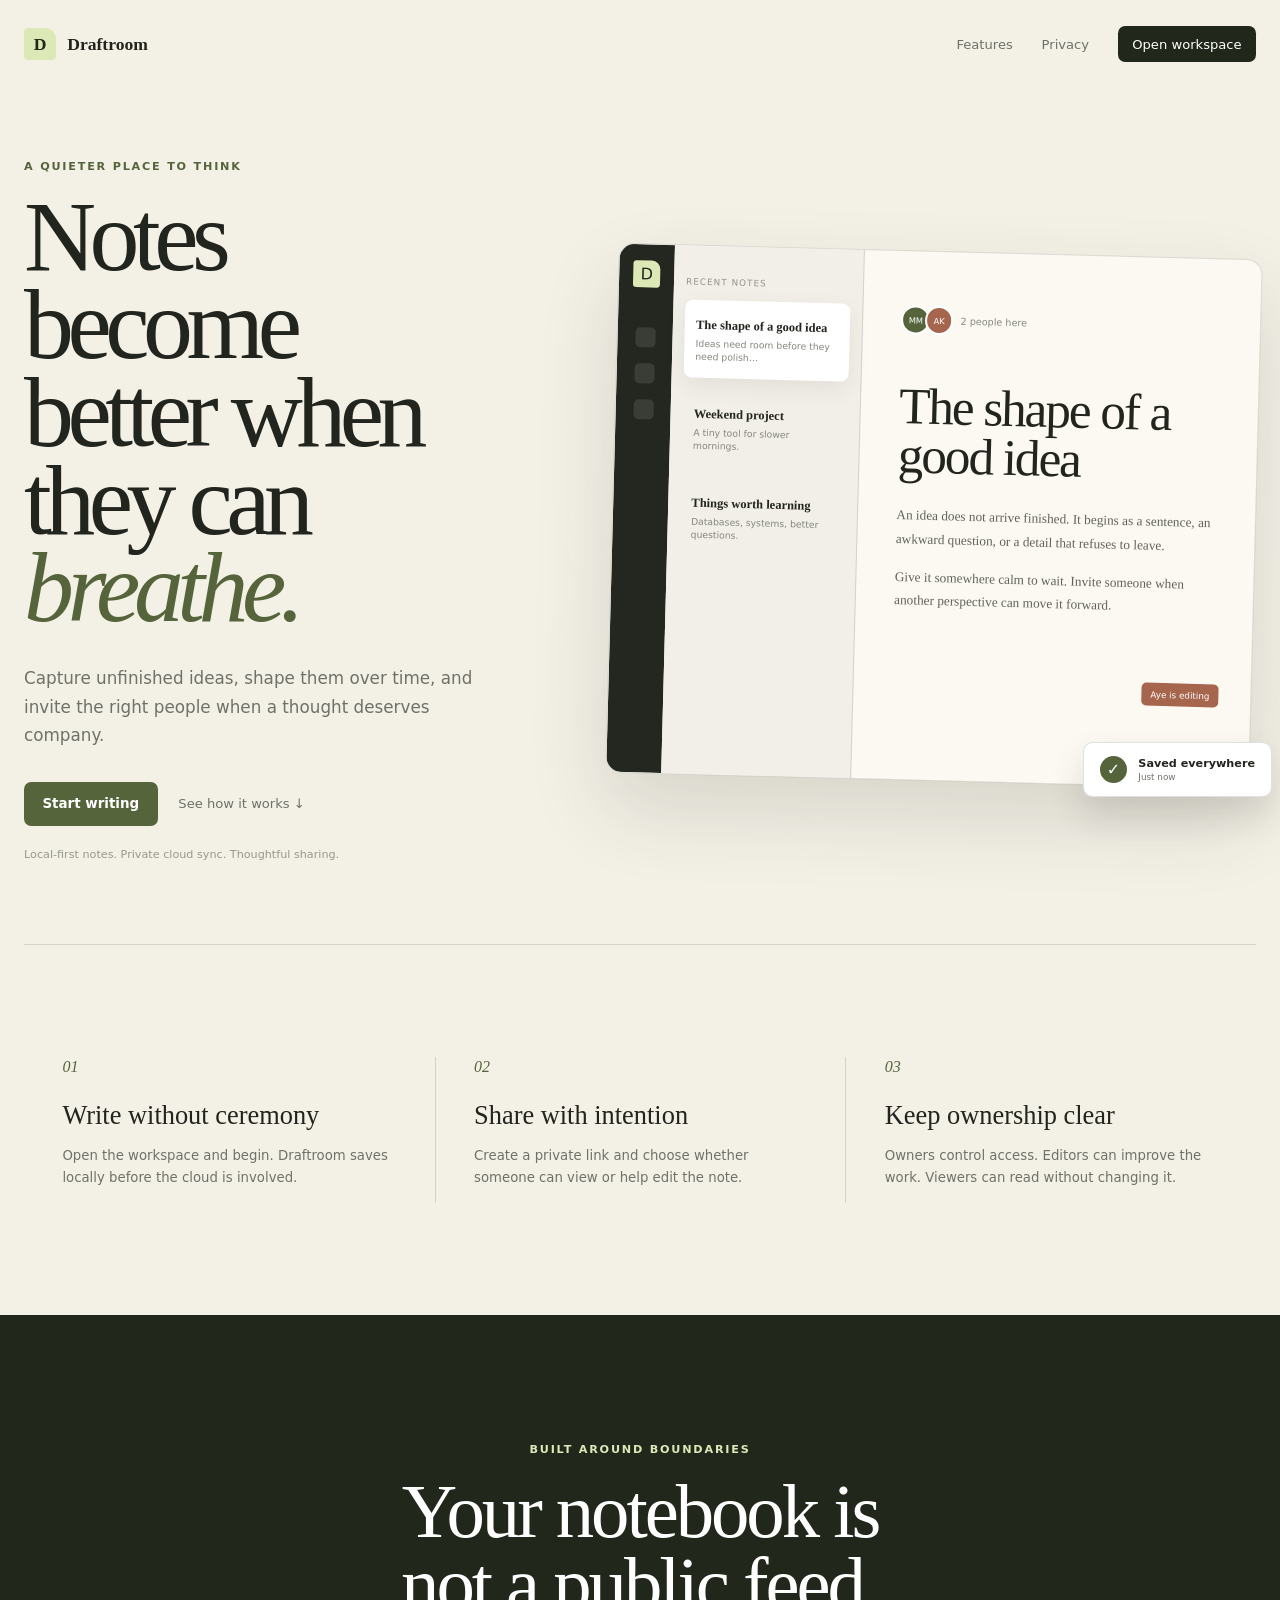
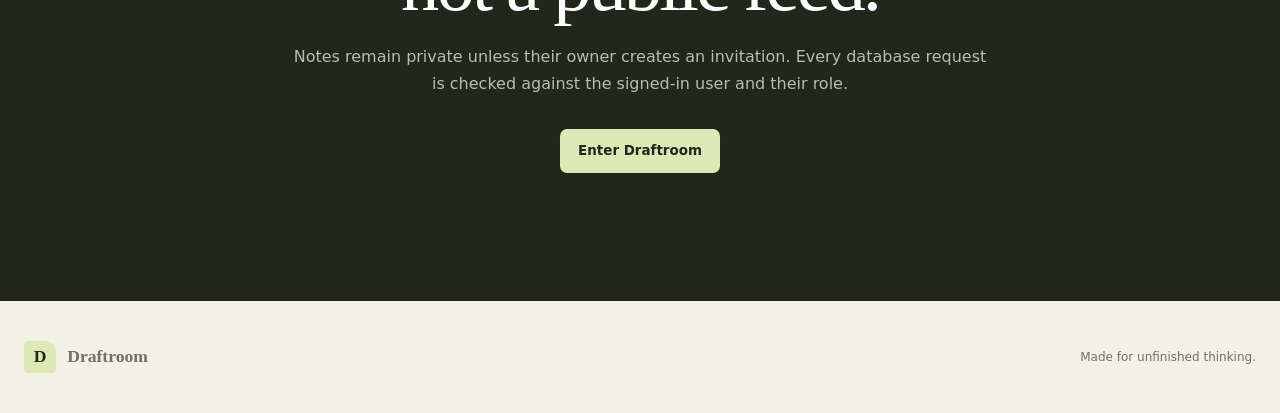
<file: index.html>
<!doctype html>
<html lang="en">
  <head>
    <meta charset="UTF-8" />
    <meta name="viewport" content="width=device-width, initial-scale=1.0" />
    <meta
      name="description"
      content="Draftroom is a calm, collaborative place for notes, drafts, and unfinished thinking."
    />
    <meta name="theme-color" content="#20231d" />
    <title>Draftroom — Think together</title>
    <link rel="stylesheet" href="site.css" />
  </head>
  <body>
    <header class="site-header">
      <a class="site-brand" href="index.html">
        <span class="brand-mark">D</span>
        <span>Draftroom</span>
      </a>
      <nav aria-label="Primary navigation">
        <a href="#features">Features</a>
        <a href="#privacy">Privacy</a>
        <a class="nav-cta" href="app.html">Open workspace</a>
      </nav>
    </header>

    <main>
      <section class="hero">
        <div class="hero-copy">
          <p class="eyebrow">A quieter place to think</p>
          <h1>Notes become better when they can <em>breathe.</em></h1>
          <p class="hero-lede">
            Capture unfinished ideas, shape them over time, and invite the right people
            when a thought deserves company.
          </p>
          <div class="hero-actions">
            <a class="primary-cta" href="app.html">Start writing</a>
            <a class="text-link" href="#features">See how it works <span>↓</span></a>
          </div>
          <p class="microcopy">Local-first notes. Private cloud sync. Thoughtful sharing.</p>
        </div>

        <div class="hero-visual" aria-label="Draftroom workspace preview">
          <div class="preview-window">
            <div class="preview-rail">
              <span class="preview-logo">D</span>
              <span></span><span></span><span></span>
            </div>
            <div class="preview-list">
              <small>RECENT NOTES</small>
              <div class="preview-note active">
                <strong>The shape of a good idea</strong>
                <p>Ideas need room before they need polish…</p>
              </div>
              <div class="preview-note">
                <strong>Weekend project</strong>
                <p>A tiny tool for slower mornings.</p>
              </div>
              <div class="preview-note">
                <strong>Things worth learning</strong>
                <p>Databases, systems, better questions.</p>
              </div>
            </div>
            <div class="preview-editor">
              <div class="collaborators">
                <span>MM</span><span>AK</span>
                <small>2 people here</small>
              </div>
              <h2>The shape of a good idea</h2>
              <p>
                An idea does not arrive finished. It begins as a sentence, an awkward
                question, or a detail that refuses to leave.
              </p>
              <p>
                Give it somewhere calm to wait. Invite someone when another perspective
                can move it forward.
              </p>
              <div class="cursor-note">Aye is editing</div>
            </div>
          </div>
          <div class="floating-card">
            <span>✓</span>
            <div><strong>Saved everywhere</strong><small>Just now</small></div>
          </div>
        </div>
      </section>

      <section class="principles" id="features">
        <article>
          <span>01</span>
          <h2>Write without ceremony</h2>
          <p>Open the workspace and begin. Draftroom saves locally before the cloud is involved.</p>
        </article>
        <article>
          <span>02</span>
          <h2>Share with intention</h2>
          <p>Create a private link and choose whether someone can view or help edit the note.</p>
        </article>
        <article>
          <span>03</span>
          <h2>Keep ownership clear</h2>
          <p>Owners control access. Editors can improve the work. Viewers can read without changing it.</p>
        </article>
      </section>

      <section class="privacy-section" id="privacy">
        <p class="eyebrow">Built around boundaries</p>
        <h2>Your notebook is not a public feed.</h2>
        <p>
          Notes remain private unless their owner creates an invitation. Every database
          request is checked against the signed-in user and their role.
        </p>
        <a class="primary-cta light" href="app.html">Enter Draftroom</a>
      </section>
    </main>

    <footer>
      <a class="site-brand" href="index.html"><span class="brand-mark">D</span><span>Draftroom</span></a>
      <p>Made for unfinished thinking.</p>
    </footer>
  </body>
</html>
</file>
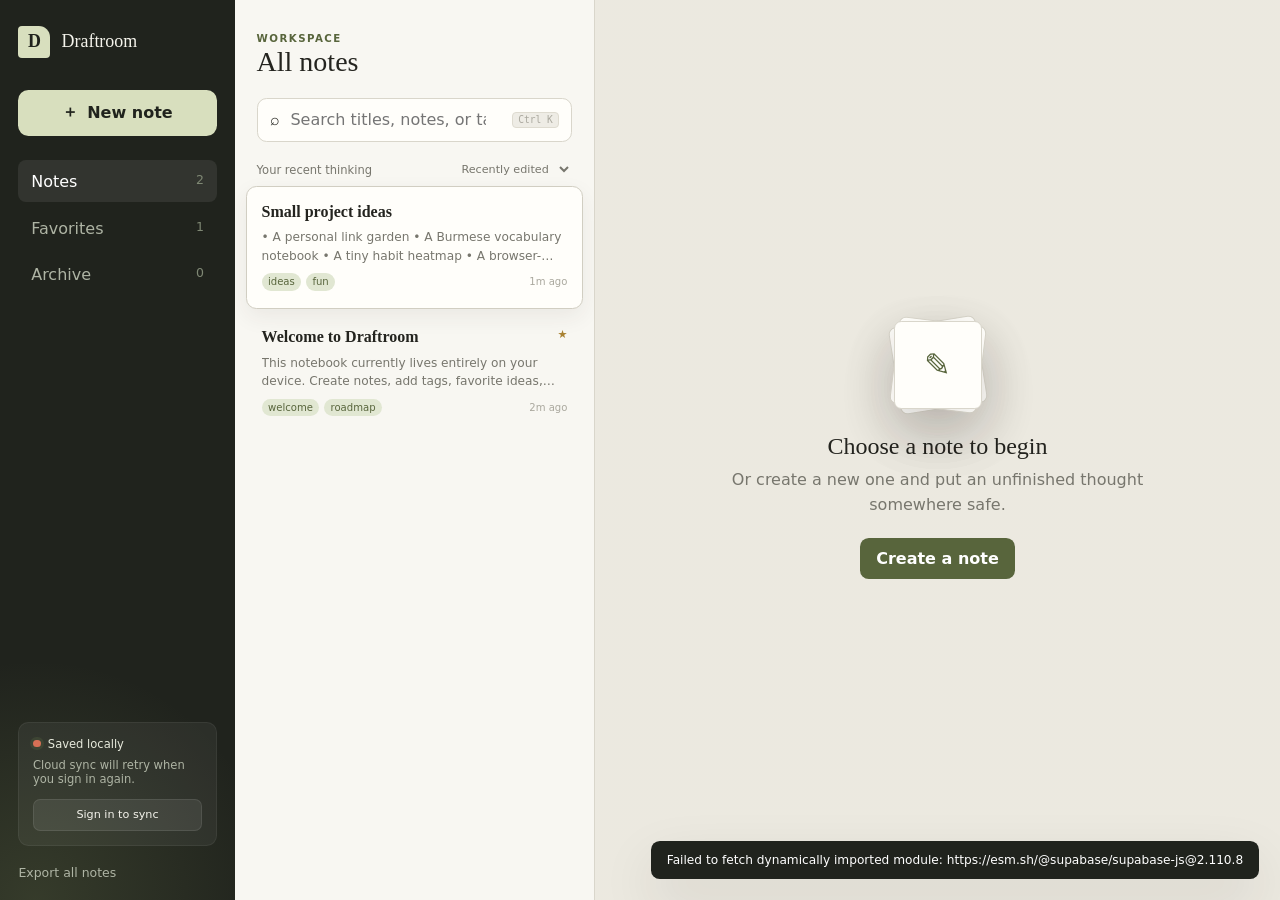
<file: app.html>
<!doctype html>
<html lang="en">
  <head>
    <meta charset="UTF-8" />
    <meta name="viewport" content="width=device-width, initial-scale=1.0" />
    <meta
      name="description"
      content="An offline-first personal notebook designed for future cloud sync."
    />
    <meta name="theme-color" content="#f1efe8" />
    <title>Workspace — Draftroom</title>
    <link rel="manifest" href="manifest.webmanifest" />
    <link rel="stylesheet" href="styles.css" />
    <script type="module" src="app.js"></script>
  </head>
  <body>
    <div class="app-shell">
      <aside class="sidebar" id="sidebar">
        <div class="brand-row">
          <a class="brand" href="index.html" aria-label="Draftroom home">
            <span class="brand-mark">D</span>
            <span>Draftroom</span>
          </a>
          <button class="icon-button mobile-only" id="close-sidebar" aria-label="Close navigation">
            ×
          </button>
        </div>

        <button class="new-note-button" id="new-note-button">
          <span aria-hidden="true">＋</span>
          New note
        </button>

        <nav class="navigation" aria-label="Notebook views">
          <button class="nav-item is-active" data-view="notes">
            <span>Notes</span>
            <span class="nav-count" id="notes-count">0</span>
          </button>
          <button class="nav-item" data-view="favorites">
            <span>Favorites</span>
            <span class="nav-count" id="favorites-count">0</span>
          </button>
          <button class="nav-item" data-view="archive">
            <span>Archive</span>
            <span class="nav-count" id="archive-count">0</span>
          </button>
        </nav>

        <div class="sidebar-bottom">
          <div class="sync-card">
            <div class="sync-status">
              <span class="status-dot" id="cloud-dot"></span>
              <span id="cloud-status">Saved on this device</span>
            </div>
            <p id="cloud-detail">Sign in to sync between devices.</p>
            <button class="sync-button" id="account-button">Sign in to sync</button>
          </div>
          <button class="quiet-button" id="export-button">Export all notes</button>
        </div>
      </aside>

      <div class="sidebar-scrim" id="sidebar-scrim"></div>

      <section class="notes-panel">
        <header class="panel-header">
          <button class="icon-button mobile-only" id="open-sidebar" aria-label="Open navigation">
            ☰
          </button>
          <div>
            <p class="section-kicker">Workspace</p>
            <h1 id="view-title">All notes</h1>
          </div>
          <button class="mobile-new-button mobile-only" id="mobile-new-note">＋</button>
        </header>

        <div class="search-wrap">
          <span aria-hidden="true">⌕</span>
          <input
            id="search-input"
            type="search"
            placeholder="Search titles, notes, or tags"
            autocomplete="off"
          />
          <kbd>Ctrl K</kbd>
        </div>

        <div class="notes-summary">
          <p id="results-label">Your recent thinking</p>
          <select id="sort-select" aria-label="Sort notes">
            <option value="updated-desc">Recently edited</option>
            <option value="created-desc">Recently created</option>
            <option value="title-asc">Title A–Z</option>
          </select>
        </div>

        <div class="note-list" id="note-list" aria-label="Notes"></div>

        <div class="empty-list" id="empty-list" hidden>
          <span class="empty-glyph">✦</span>
          <h2>No notes here yet</h2>
          <p>Start with a rough thought. You can make it elegant later.</p>
          <button class="secondary-button" id="empty-new-note">Create a note</button>
        </div>
      </section>

      <main class="editor-panel" id="editor-panel">
        <div class="editor-empty" id="editor-empty">
          <div class="paper-stack" aria-hidden="true">
            <span></span>
            <span></span>
            <span>✎</span>
          </div>
          <h2>Choose a note to begin</h2>
          <p>Or create a new one and put an unfinished thought somewhere safe.</p>
          <button class="secondary-button" id="editor-new-note">Create a note</button>
        </div>

        <article class="editor" id="editor" hidden>
          <header class="editor-toolbar">
            <div class="save-state">
              <span class="status-dot"></span>
              <span id="save-state">Saved</span>
            </div>
            <div class="editor-actions">
              <button class="share-button" id="share-button">Share</button>
              <button class="icon-button" id="favorite-button" aria-label="Favorite note">☆</button>
              <button class="icon-button" id="archive-button" aria-label="Archive note">⌑</button>
              <button class="icon-button danger-hover" id="delete-button" aria-label="Delete note">⌫</button>
            </div>
          </header>

          <div class="editor-scroll">
            <div class="access-banner" id="access-banner" hidden></div>
            <input
              class="title-input"
              id="title-input"
              type="text"
              maxlength="120"
              placeholder="Untitled note"
              aria-label="Note title"
            />

            <div class="note-meta">
              <span id="updated-label">Just now</span>
              <span aria-hidden="true">•</span>
              <span id="word-count">0 words</span>
            </div>

            <div class="tags-row">
              <div class="tag-list" id="tag-list"></div>
              <form id="tag-form">
                <input
                  id="tag-input"
                  type="text"
                  maxlength="24"
                  placeholder="+ Add tag"
                  aria-label="Add tag"
                />
              </form>
            </div>

            <textarea
              id="content-input"
              placeholder="Start writing…"
              aria-label="Note content"
            ></textarea>
          </div>
        </article>
      </main>
    </div>

    <dialog id="delete-dialog">
      <form method="dialog" class="dialog-card">
        <p class="section-kicker">Permanent action</p>
        <h2>Delete this note?</h2>
        <p>This removes it from this device. Export first if you may need it later.</p>
        <div class="dialog-actions">
          <button value="cancel" class="quiet-button">Keep note</button>
          <button value="confirm" class="danger-button">Delete permanently</button>
        </div>
      </form>
    </dialog>

    <dialog id="auth-dialog">
      <form class="dialog-card auth-card" id="auth-form">
        <button type="button" class="dialog-close" id="auth-close" aria-label="Close">×</button>
        <p class="section-kicker">Draftroom Cloud</p>
        <h2 id="auth-title">Sign in</h2>
        <p id="auth-description">Sync your private notes across your devices.</p>

        <label class="field-label" for="auth-email">Email</label>
        <input id="auth-email" type="email" autocomplete="email" required />

        <label class="field-label" for="auth-password">Password</label>
        <input
          id="auth-password"
          type="password"
          minlength="8"
          autocomplete="current-password"
          required
        />

        <p class="auth-message" id="auth-message" aria-live="polite"></p>
        <button class="secondary-button auth-submit" id="auth-submit" type="submit">Sign in</button>
        <button class="auth-switch" id="auth-switch" type="button">
          New here? Create an account
        </button>
      </form>
    </dialog>

    <dialog id="share-dialog">
      <form class="dialog-card share-card" id="share-form">
        <button type="button" class="dialog-close" id="share-close" aria-label="Close">×</button>
        <p class="section-kicker">Invite someone</p>
        <h2>Share this note</h2>
        <p>Create a private, single-use link that expires after seven days.</p>

        <fieldset class="permission-picker">
          <legend>Permission</legend>
          <label>
            <input type="radio" name="share-role" value="editor" checked />
            <span><strong>Can edit</strong><small>Read and modify this note</small></span>
          </label>
          <label>
            <input type="radio" name="share-role" value="viewer" />
            <span><strong>Can view</strong><small>Read without making changes</small></span>
          </label>
        </fieldset>

        <button class="secondary-button share-submit" id="share-submit" type="submit">
          Create invitation link
        </button>

        <div class="share-result" id="share-result" hidden>
          <label class="field-label" for="share-url">Invitation link</label>
          <div>
            <input id="share-url" readonly />
            <button type="button" id="copy-share-link">Copy</button>
          </div>
          <small>Anyone with this link can claim the selected access after signing in.</small>
        </div>
        <p class="auth-message" id="share-message" aria-live="polite"></p>
      </form>
    </dialog>

    <div class="toast" id="toast" role="status" aria-live="polite"></div>
  </body>
</html>
</file>
<file: site.css>
:root {
  color-scheme: light;
  --ink: #22241e;
  --muted: #6f7268;
  --paper: #f3f0e6;
  --cream: #fbf9f2;
  --olive: #56643b;
  --olive-dark: #22271b;
  --lime: #dce9b7;
  --line: rgba(34, 36, 30, 0.14);
  font-family: Inter, ui-sans-serif, system-ui, -apple-system, BlinkMacSystemFont, "Segoe UI", sans-serif;
}

* { box-sizing: border-box; }
html { scroll-behavior: smooth; }
body { margin: 0; color: var(--ink); background: var(--paper); }
a { color: inherit; }

.site-header,
footer {
  display: flex;
  width: min(1240px, calc(100% - 3rem));
  margin: 0 auto;
  align-items: center;
  justify-content: space-between;
}

.site-header { min-height: 5.5rem; }
.site-brand { display: flex; gap: .7rem; align-items: center; font: 600 1.1rem Georgia, serif; text-decoration: none; }
.brand-mark { display: grid; width: 2rem; height: 2rem; color: var(--olive-dark); background: var(--lime); border-radius: .25rem .7rem .25rem .25rem; place-items: center; }
nav { display: flex; gap: 1.8rem; align-items: center; }
nav a { color: var(--muted); font-size: .82rem; text-decoration: none; }
nav a:hover { color: var(--ink); }
.nav-cta { padding: .65rem .9rem; color: white !important; background: var(--olive-dark); border-radius: .45rem; }

.hero {
  display: grid;
  grid-template-columns: minmax(300px, .86fr) minmax(460px, 1.14fr);
  gap: clamp(3rem, 8vw, 8rem);
  width: min(1240px, calc(100% - 3rem));
  min-height: calc(100vh - 5.5rem);
  margin: 0 auto;
  padding: clamp(4rem, 8vh, 7rem) 0;
  align-items: center;
}

.eyebrow { margin: 0 0 1.25rem; color: var(--olive); font-size: .7rem; font-weight: 850; letter-spacing: .16em; text-transform: uppercase; }
h1 { max-width: 9ch; margin: 0; font: 400 clamp(4rem, 7.8vw, 7.7rem)/.88 Georgia, serif; letter-spacing: -.065em; }
h1 em { color: var(--olive); font-weight: 400; }
.hero-lede { max-width: 35rem; margin: 2rem 0; color: var(--muted); font-size: 1.05rem; line-height: 1.7; }
.hero-actions { display: flex; gap: 1.3rem; align-items: center; }
.primary-cta { display: inline-block; padding: .9rem 1.15rem; color: white; background: var(--olive); border-radius: .45rem; font-size: .84rem; font-weight: 750; text-decoration: none; }
.primary-cta:hover { background: var(--olive-dark); }
.text-link { color: var(--muted); font-size: .82rem; text-decoration: none; }
.microcopy { margin-top: 1.4rem; color: #96988e; font-size: .7rem; }

.hero-visual { position: relative; }
.preview-window { display: grid; grid-template-columns: 55px 190px 1fr; min-height: 530px; overflow: hidden; background: var(--cream); border: 1px solid var(--line); border-radius: 1rem; box-shadow: 0 35px 80px rgba(47, 48, 39, .14); transform: rotate(1.5deg); }
.preview-rail { display: flex; flex-direction: column; gap: 1rem; padding: 1rem; background: #24271f; align-items: center; }
.preview-rail > span:not(.preview-logo) { width: 1.25rem; height: 1.25rem; background: rgba(255,255,255,.1); border-radius: .3rem; }
.preview-logo { display: grid; width: 1.7rem; height: 1.7rem; margin-bottom: 1.5rem; background: var(--lime); border-radius: .2rem .55rem .2rem .2rem; place-items: center; }
.preview-list { padding: 1.5rem .75rem; background: #f1efe7; border-right: 1px solid var(--line); }
.preview-list small { color: #92948a; font-size: .55rem; letter-spacing: .12em; }
.preview-note { margin-top: .7rem; padding: .85rem .7rem; border-radius: .5rem; }
.preview-note.active { background: white; box-shadow: 0 8px 22px rgba(47,48,39,.08); }
.preview-note strong { font: 600 .78rem Georgia, serif; }
.preview-note p { margin: .35rem 0 0; color: #86887e; font-size: .58rem; line-height: 1.4; }
.preview-editor { position: relative; padding: 3.4rem clamp(1.5rem, 3vw, 3.2rem); }
.preview-editor h2 { margin: 3rem 0 1.5rem; font: 400 clamp(2rem, 4vw, 3.7rem)/.95 Georgia, serif; letter-spacing: -.04em; }
.preview-editor p { color: #616359; font: .83rem/1.8 Georgia, serif; }
.collaborators { display: flex; align-items: center; }
.collaborators span { display: grid; width: 1.8rem; height: 1.8rem; margin-right: -.35rem; color: white; background: var(--olive); border: 2px solid white; border-radius: 50%; font-size: .52rem; place-items: center; }
.collaborators span:nth-child(2) { background: #a6654d; }
.collaborators small { margin-left: .8rem; color: #85877d; font-size: .6rem; }
.cursor-note { position: absolute; right: 2rem; bottom: 5rem; padding: .4rem .55rem; color: white; background: #a6654d; border-radius: .3rem; font-size: .55rem; }
.floating-card { position: absolute; right: -1rem; bottom: -1rem; display: flex; gap: .7rem; padding: .8rem 1rem; background: white; border: 1px solid var(--line); border-radius: .6rem; box-shadow: 0 18px 35px rgba(47,48,39,.14); align-items: center; }
.floating-card > span { display: grid; width: 1.7rem; height: 1.7rem; color: white; background: var(--olive); border-radius: 50%; place-items: center; }
.floating-card strong,.floating-card small { display: block; }
.floating-card strong { font-size: .7rem; }
.floating-card small { margin-top: .15rem; color: var(--muted); font-size: .55rem; }

.principles { display: grid; grid-template-columns: repeat(3,1fr); width: min(1240px, calc(100% - 3rem)); margin: 0 auto; padding: 7rem 0; border-top: 1px solid var(--line); }
.principles article { padding: 0 clamp(1rem, 3vw, 3rem); }
.principles article + article { border-left: 1px solid var(--line); }
.principles span { color: var(--olive); font: italic 1rem Georgia, serif; }
.principles h2 { margin: 1.5rem 0 .7rem; font: 400 1.65rem Georgia, serif; }
.principles p { color: var(--muted); font-size: .83rem; line-height: 1.7; }

.privacy-section { padding: clamp(5rem, 10vw, 9rem) max(1.5rem, calc((100vw - 1000px)/2)); color: white; background: var(--olive-dark); text-align: center; }
.privacy-section .eyebrow { color: var(--lime); }
.privacy-section h2 { max-width: 15ch; margin: 0 auto 1.3rem; font: 400 clamp(2.8rem, 6vw, 5.8rem)/.95 Georgia, serif; letter-spacing: -.04em; }
.privacy-section > p:not(.eyebrow) { max-width: 44rem; margin: 0 auto 2rem; color: #b9bdad; line-height: 1.7; }
.primary-cta.light { color: var(--olive-dark); background: var(--lime); }
footer { min-height: 7rem; color: var(--muted); font-size: .75rem; }

@media (max-width: 880px) {
  nav > a:not(.nav-cta) { display: none; }
  .hero { grid-template-columns: 1fr; }
  .hero-copy { max-width: 42rem; }
  .hero-visual { width: min(100%, 670px); margin: 0 auto; }
  .principles { grid-template-columns: 1fr; gap: 2.5rem; }
  .principles article + article { border-left: 0; }
}
@media (max-width: 570px) {
  .site-header, footer, .hero, .principles { width: calc(100% - 1.5rem); }
  h1 { font-size: clamp(3.5rem, 17vw, 5rem); }
  .preview-window { grid-template-columns: 45px 1fr; min-height: 430px; }
  .preview-list { display: none; }
  .preview-editor { padding: 2rem 1.5rem; }
  .floating-card { right: .3rem; }
}
</file>
<file: styles.css>
:root {
  color-scheme: light;
  --canvas: #e9e6dc;
  --paper: #f8f7f2;
  --paper-strong: #fffefa;
  --ink: #24241f;
  --muted: #77766d;
  --faint: #aaa89e;
  --line: #d9d6cb;
  --olive: #58653c;
  --olive-dark: #3f492c;
  --olive-soft: #e1e7d2;
  --rust: #b65236;
  --sidebar: #20231d;
  --sidebar-muted: #aeb4a4;
  --shadow: 0 22px 55px rgba(41, 40, 33, 0.11);
  font-family: Inter, ui-sans-serif, system-ui, -apple-system, BlinkMacSystemFont, "Segoe UI",
    sans-serif;
}

* {
  box-sizing: border-box;
}

body {
  min-width: 320px;
  min-height: 100vh;
  margin: 0;
  color: var(--ink);
  background: var(--canvas);
}

button,
input,
textarea,
select {
  font: inherit;
}

button,
select {
  color: inherit;
}

button {
  cursor: pointer;
}

.app-shell {
  display: grid;
  grid-template-columns: 235px minmax(285px, 360px) minmax(450px, 1fr);
  height: 100vh;
  overflow: hidden;
}

.sidebar {
  z-index: 10;
  display: flex;
  flex-direction: column;
  min-height: 0;
  padding: 1.6rem 1.15rem 1.2rem;
  color: #f5f4ec;
  background:
    radial-gradient(circle at 15% 100%, rgba(151, 168, 104, 0.18), transparent 15rem),
    var(--sidebar);
}

.brand-row,
.brand,
.panel-header,
.notes-summary,
.editor-toolbar,
.save-state,
.editor-actions,
.note-meta,
.tags-row,
.dialog-actions {
  display: flex;
  align-items: center;
}

.brand-row {
  justify-content: space-between;
}

.brand {
  gap: 0.7rem;
  color: inherit;
  font-family: Georgia, "Times New Roman", serif;
  font-size: 1.12rem;
  text-decoration: none;
}

.brand-mark {
  display: grid;
  width: 2rem;
  height: 2rem;
  color: var(--sidebar);
  background: #d8dfbe;
  border-radius: 0.25rem 0.7rem 0.25rem 0.25rem;
  font-weight: 700;
  place-items: center;
}

.new-note-button {
  display: flex;
  gap: 0.55rem;
  justify-content: center;
  margin: 2rem 0 1.5rem;
  padding: 0.8rem 1rem;
  color: var(--sidebar);
  background: #d8dfbe;
  border: 0;
  border-radius: 0.65rem;
  font-weight: 750;
  align-items: center;
}

.new-note-button:hover {
  background: #e8edcf;
}

.navigation {
  display: grid;
  gap: 0.3rem;
}

.nav-item {
  display: flex;
  justify-content: space-between;
  width: 100%;
  padding: 0.72rem 0.8rem;
  color: var(--sidebar-muted);
  background: transparent;
  border: 0;
  border-radius: 0.5rem;
  text-align: left;
}

.nav-item:hover,
.nav-item.is-active {
  color: #fff;
  background: rgba(255, 255, 255, 0.08);
}

.nav-count {
  color: #7f8874;
  font-size: 0.78rem;
}

.sidebar-bottom {
  margin-top: auto;
}

.sync-card {
  margin-bottom: 1rem;
  padding: 0.85rem;
  color: var(--sidebar-muted);
  background: rgba(255, 255, 255, 0.055);
  border: 1px solid rgba(255, 255, 255, 0.06);
  border-radius: 0.65rem;
  font-size: 0.72rem;
}

.sync-status {
  display: flex;
  gap: 0.45rem;
  color: #e7eadc;
  align-items: center;
}

.status-dot {
  display: inline-block;
  width: 0.48rem;
  height: 0.48rem;
  background: #8da95b;
  border-radius: 50%;
  box-shadow: 0 0 0 3px rgba(141, 169, 91, 0.12);
}

.sync-card p {
  margin: 0.45rem 0 0;
}

.sync-button {
  width: 100%;
  margin-top: 0.8rem;
  padding: 0.55rem 0.65rem;
  color: #f5f4ec;
  background: rgba(255, 255, 255, 0.08);
  border: 1px solid rgba(255, 255, 255, 0.09);
  border-radius: 0.45rem;
  font-size: 0.7rem;
}

.sync-button:hover {
  background: rgba(255, 255, 255, 0.13);
}

.sync-card.is-online .status-dot {
  background: #9bc967;
}

.sync-card.is-error .status-dot {
  background: #d77055;
}

.quiet-button {
  padding: 0;
  color: inherit;
  background: none;
  border: 0;
}

.sidebar .quiet-button {
  color: var(--sidebar-muted);
  font-size: 0.78rem;
}

.sidebar .quiet-button:hover {
  color: white;
}

.notes-panel {
  min-width: 0;
  overflow-y: auto;
  background: var(--paper);
  border-right: 1px solid var(--line);
}

.panel-header {
  gap: 0.8rem;
  justify-content: space-between;
  padding: 2rem 1.35rem 1.2rem;
}

.panel-header h1 {
  margin: 0.15rem 0 0;
  font-family: Georgia, "Times New Roman", serif;
  font-size: 1.75rem;
  font-weight: 500;
}

.section-kicker {
  margin: 0;
  color: var(--olive);
  font-size: 0.64rem;
  font-weight: 850;
  letter-spacing: 0.14em;
  text-transform: uppercase;
}

.search-wrap {
  display: flex;
  gap: 0.55rem;
  margin: 0 1.35rem 1.25rem;
  padding: 0.68rem 0.75rem;
  background: var(--paper-strong);
  border: 1px solid var(--line);
  border-radius: 0.6rem;
  align-items: center;
}

.search-wrap input {
  min-width: 0;
  flex: 1;
  background: transparent;
  border: 0;
  outline: 0;
}

.search-wrap kbd {
  padding: 0.12rem 0.35rem;
  color: var(--faint);
  background: #eeece5;
  border: 1px solid #dedbd0;
  border-radius: 0.25rem;
  font-size: 0.6rem;
}

.notes-summary {
  justify-content: space-between;
  margin: 0 1.35rem 0.55rem;
  color: var(--muted);
  font-size: 0.72rem;
}

.notes-summary p {
  margin: 0;
}

.notes-summary select {
  color: var(--muted);
  background: transparent;
  border: 0;
  outline: 0;
  font-size: 0.7rem;
}

.note-list {
  padding: 0 0.7rem 2rem;
}

.note-card {
  display: grid;
  gap: 0.45rem;
  width: 100%;
  padding: 1rem 0.9rem;
  background: transparent;
  border: 1px solid transparent;
  border-radius: 0.65rem;
  text-align: left;
}

.note-card + .note-card {
  margin-top: 0.15rem;
}

.note-card:hover {
  background: rgba(255, 255, 255, 0.65);
}

.note-card.is-selected {
  background: var(--paper-strong);
  border-color: #d1cec2;
  box-shadow: 0 8px 22px rgba(50, 48, 39, 0.07);
}

.note-card-title {
  display: flex;
  gap: 0.4rem;
  justify-content: space-between;
  font-family: Georgia, "Times New Roman", serif;
  font-size: 1rem;
  font-weight: 650;
}

.favorite-star {
  color: #a98232;
  font-family: system-ui, sans-serif;
  font-size: 0.7rem;
}

.note-card-preview {
  display: -webkit-box;
  overflow: hidden;
  color: var(--muted);
  font-size: 0.76rem;
  line-height: 1.5;
  -webkit-box-orient: vertical;
  -webkit-line-clamp: 2;
}

.note-card-footer {
  display: flex;
  justify-content: space-between;
  min-height: 1.25rem;
  color: var(--faint);
  font-size: 0.63rem;
  align-items: center;
}

.mini-tags {
  display: flex;
  gap: 0.3rem;
}

.mini-tags span {
  padding: 0.2rem 0.4rem;
  color: var(--olive);
  background: var(--olive-soft);
  border-radius: 99px;
}

.empty-list,
.editor-empty {
  padding: 4rem 2rem;
  color: var(--muted);
  text-align: center;
}

.empty-glyph {
  color: var(--olive);
  font-size: 2rem;
}

.empty-list h2,
.editor-empty h2,
.dialog-card h2 {
  margin: 0.7rem 0 0.45rem;
  color: var(--ink);
  font-family: Georgia, "Times New Roman", serif;
  font-weight: 500;
}

.empty-list p,
.editor-empty p,
.dialog-card > p {
  max-width: 28rem;
  margin: 0 auto 1.25rem;
  line-height: 1.6;
}

.secondary-button,
.danger-button {
  padding: 0.7rem 1rem;
  border-radius: 0.55rem;
  font-weight: 700;
}

.secondary-button {
  color: white;
  background: var(--olive);
  border: 0;
}

.secondary-button:hover {
  background: var(--olive-dark);
}

.editor-panel {
  min-width: 0;
  overflow: hidden;
  background:
    linear-gradient(rgba(255, 255, 255, 0.12), rgba(255, 255, 255, 0.12)),
    var(--canvas);
}

.editor-empty {
  display: grid;
  height: 100%;
  align-content: center;
  justify-items: center;
}

.paper-stack {
  position: relative;
  width: 5.5rem;
  height: 5.5rem;
  margin-bottom: 0.8rem;
}

.paper-stack span {
  position: absolute;
  inset: 0;
  display: grid;
  background: var(--paper-strong);
  border: 1px solid var(--line);
  border-radius: 0.45rem;
  box-shadow: var(--shadow);
  place-items: center;
}

.paper-stack span:nth-child(1) {
  transform: rotate(-9deg);
}

.paper-stack span:nth-child(2) {
  transform: rotate(7deg);
}

.paper-stack span:nth-child(3) {
  color: var(--olive);
  font-family: Georgia, serif;
  font-size: 2rem;
}

.editor {
  height: 100%;
}

.editor-toolbar {
  justify-content: space-between;
  height: 4.5rem;
  padding: 0 2rem;
  border-bottom: 1px solid rgba(170, 166, 151, 0.4);
}

.save-state {
  gap: 0.55rem;
  color: var(--muted);
  font-size: 0.72rem;
}

.editor-actions {
  gap: 0.25rem;
}

.share-button {
  margin-right: .45rem;
  padding: .48rem .75rem;
  color: white;
  background: var(--olive);
  border: 0;
  border-radius: .45rem;
  font-size: .7rem;
  font-weight: 750;
}

.share-button:hover {
  background: var(--olive-dark);
}

.share-button:disabled {
  color: var(--muted);
  background: rgba(42, 42, 35, .08);
  cursor: not-allowed;
}

.icon-button,
.mobile-new-button {
  display: grid;
  width: 2.2rem;
  height: 2.2rem;
  padding: 0;
  color: var(--muted);
  background: transparent;
  border: 0;
  border-radius: 50%;
  place-items: center;
  font-size: 1.05rem;
}

.icon-button:hover {
  color: var(--ink);
  background: rgba(42, 42, 35, 0.06);
}

.icon-button.is-favorite {
  color: #a98232;
}

.danger-hover:hover {
  color: var(--rust);
}

.editor-scroll {
  height: calc(100% - 4.5rem);
  overflow-y: auto;
  padding: clamp(2.5rem, 7vw, 6rem);
}

.access-banner {
  margin-bottom: 1.2rem;
  padding: .65rem .8rem;
  color: var(--olive-dark);
  background: var(--olive-soft);
  border: 1px solid rgba(88, 101, 60, .15);
  border-radius: .5rem;
  font-size: .72rem;
}

.title-input {
  width: 100%;
  padding: 0;
  color: var(--ink);
  background: transparent;
  border: 0;
  outline: 0;
  font-family: Georgia, "Times New Roman", serif;
  font-size: clamp(2.35rem, 5vw, 4.6rem);
  letter-spacing: -0.035em;
}

.title-input::placeholder,
#content-input::placeholder {
  color: #aaa79c;
}

.note-meta {
  gap: 0.5rem;
  margin: 0.75rem 0 1.4rem;
  color: var(--faint);
  font-size: 0.7rem;
}

.tags-row {
  flex-wrap: wrap;
  gap: 0.45rem;
  min-height: 2rem;
  margin-bottom: 1.5rem;
}

.tag-list {
  display: flex;
  flex-wrap: wrap;
  gap: 0.4rem;
}

.tag-chip {
  padding: 0.35rem 0.55rem;
  color: var(--olive-dark);
  background: var(--olive-soft);
  border: 0;
  border-radius: 99px;
  font-size: 0.68rem;
}

#tag-input {
  width: 6.5rem;
  padding: 0.35rem 0.2rem;
  background: transparent;
  border: 0;
  outline: 0;
  font-size: 0.7rem;
}

#content-input {
  width: 100%;
  min-height: calc(100vh - 19rem);
  padding: 0;
  color: #3b3a34;
  background: transparent;
  border: 0;
  outline: 0;
  resize: none;
  font-family: Georgia, "Times New Roman", serif;
  font-size: 1.05rem;
  line-height: 1.85;
}

dialog {
  padding: 0;
  background: transparent;
  border: 0;
}

dialog::backdrop {
  background: rgba(29, 29, 25, 0.58);
  backdrop-filter: blur(4px);
}

.dialog-card {
  position: relative;
  width: min(90vw, 420px);
  padding: 2rem;
  background: var(--paper-strong);
  border: 1px solid var(--line);
  border-radius: 0.8rem;
  box-shadow: var(--shadow);
}

.dialog-card > p {
  color: var(--muted);
}

.dialog-actions {
  justify-content: flex-end;
  gap: 0.8rem;
}

.danger-button {
  color: white;
  background: var(--rust);
  border: 0;
}

.dialog-close {
  position: absolute;
  top: 0.7rem;
  right: 0.7rem;
  display: grid;
  width: 2rem;
  height: 2rem;
  padding: 0;
  color: var(--muted);
  background: transparent;
  border: 0;
  border-radius: 50%;
  place-items: center;
  font-size: 1.2rem;
}

.dialog-close:hover {
  color: var(--ink);
  background: rgba(42, 42, 35, 0.06);
}

.auth-card {
  display: grid;
  gap: 0.55rem;
}

.auth-card > p {
  margin: 0 0 0.75rem;
}

.auth-card .section-kicker {
  margin-bottom: -0.15rem;
}

.auth-card h2 {
  margin-bottom: 0;
}

.field-label {
  margin-top: 0.3rem;
  color: var(--muted);
  font-size: 0.7rem;
  font-weight: 750;
}

.auth-card input {
  width: 100%;
  padding: 0.72rem 0.8rem;
  color: var(--ink);
  background: var(--paper);
  border: 1px solid var(--line);
  border-radius: 0.5rem;
  outline: 0;
}

.auth-card input:focus {
  border-color: var(--olive);
  box-shadow: 0 0 0 3px rgba(88, 101, 60, 0.11);
}

.auth-message {
  min-height: 1.1rem;
  color: var(--rust) !important;
  font-size: 0.72rem;
}

.auth-submit {
  width: 100%;
}

.auth-submit:disabled {
  cursor: wait;
  opacity: 0.65;
}

.auth-switch {
  padding: 0.4rem;
  color: var(--olive);
  background: transparent;
  border: 0;
  font-size: 0.72rem;
}

.share-card {
  width: min(92vw, 470px);
}

.share-card > p {
  color: var(--muted);
}

.permission-picker {
  display: grid;
  gap: .55rem;
  margin: 1.2rem 0;
  padding: 0;
  border: 0;
}

.permission-picker legend {
  margin-bottom: .55rem;
  color: var(--muted);
  font-size: .68rem;
  font-weight: 750;
}

.permission-picker label {
  display: flex;
  gap: .7rem;
  padding: .75rem;
  background: var(--paper);
  border: 1px solid var(--line);
  border-radius: .55rem;
  cursor: pointer;
  align-items: center;
}

.permission-picker label:has(input:checked) {
  background: var(--olive-soft);
  border-color: rgba(88, 101, 60, .35);
}

.permission-picker strong,
.permission-picker small {
  display: block;
}

.permission-picker strong {
  font-size: .78rem;
}

.permission-picker small {
  margin-top: .15rem;
  color: var(--muted);
  font-size: .65rem;
}

.share-submit {
  width: 100%;
}

.share-result {
  margin-top: 1rem;
}

.share-result > div {
  display: flex;
  margin-top: .4rem;
}

.share-result input {
  min-width: 0;
  flex: 1;
  padding: .7rem;
  color: var(--ink);
  background: var(--paper);
  border: 1px solid var(--line);
  border-radius: .45rem 0 0 .45rem;
}

.share-result button {
  padding: 0 .8rem;
  color: white;
  background: var(--olive);
  border: 0;
  border-radius: 0 .45rem .45rem 0;
}

.share-result > small {
  display: block;
  margin-top: .45rem;
  color: var(--muted);
  font-size: .62rem;
  line-height: 1.45;
}

.toast {
  position: fixed;
  z-index: 20;
  right: 1.3rem;
  bottom: 1.3rem;
  padding: 0.75rem 1rem;
  color: white;
  background: var(--sidebar);
  border-radius: 0.55rem;
  box-shadow: var(--shadow);
  font-size: 0.76rem;
  opacity: 0;
  pointer-events: none;
  transform: translateY(0.8rem);
  transition: 180ms ease;
}

.toast.is-visible {
  opacity: 1;
  transform: translateY(0);
}

.mobile-only,
.sidebar-scrim {
  display: none;
}

button:focus-visible,
input:focus-visible,
textarea:focus-visible,
select:focus-visible {
  outline: 3px solid rgba(88, 101, 60, 0.35);
  outline-offset: 2px;
}

@media (max-width: 1050px) {
  .app-shell {
    grid-template-columns: 215px 315px minmax(380px, 1fr);
  }

  .editor-scroll {
    padding: 3.2rem;
  }
}

@media (max-width: 800px) {
  .app-shell {
    grid-template-columns: 1fr;
    height: 100dvh;
  }

  .mobile-only {
    display: grid;
  }

  .sidebar {
    position: fixed;
    inset: 0 auto 0 0;
    width: min(82vw, 280px);
    transform: translateX(-102%);
    transition: transform 200ms ease;
  }

  .sidebar.is-open {
    transform: translateX(0);
  }

  .sidebar-scrim {
    position: fixed;
    z-index: 9;
    inset: 0;
    background: rgba(25, 25, 21, 0.46);
  }

  .sidebar-scrim.is-visible {
    display: block;
  }

  .notes-panel {
    border: 0;
  }

  .panel-header {
    justify-content: flex-start;
  }

  .mobile-new-button {
    margin-left: auto;
    color: white;
    background: var(--olive);
  }

  .editor-panel {
    position: fixed;
    z-index: 8;
    inset: 0;
    display: none;
  }

  .editor-panel.is-open {
    display: block;
  }
}

@media (prefers-reduced-motion: reduce) {
  *,
  *::before,
  *::after {
    scroll-behavior: auto !important;
    transition-duration: 0.01ms !important;
  }
}
</file>
